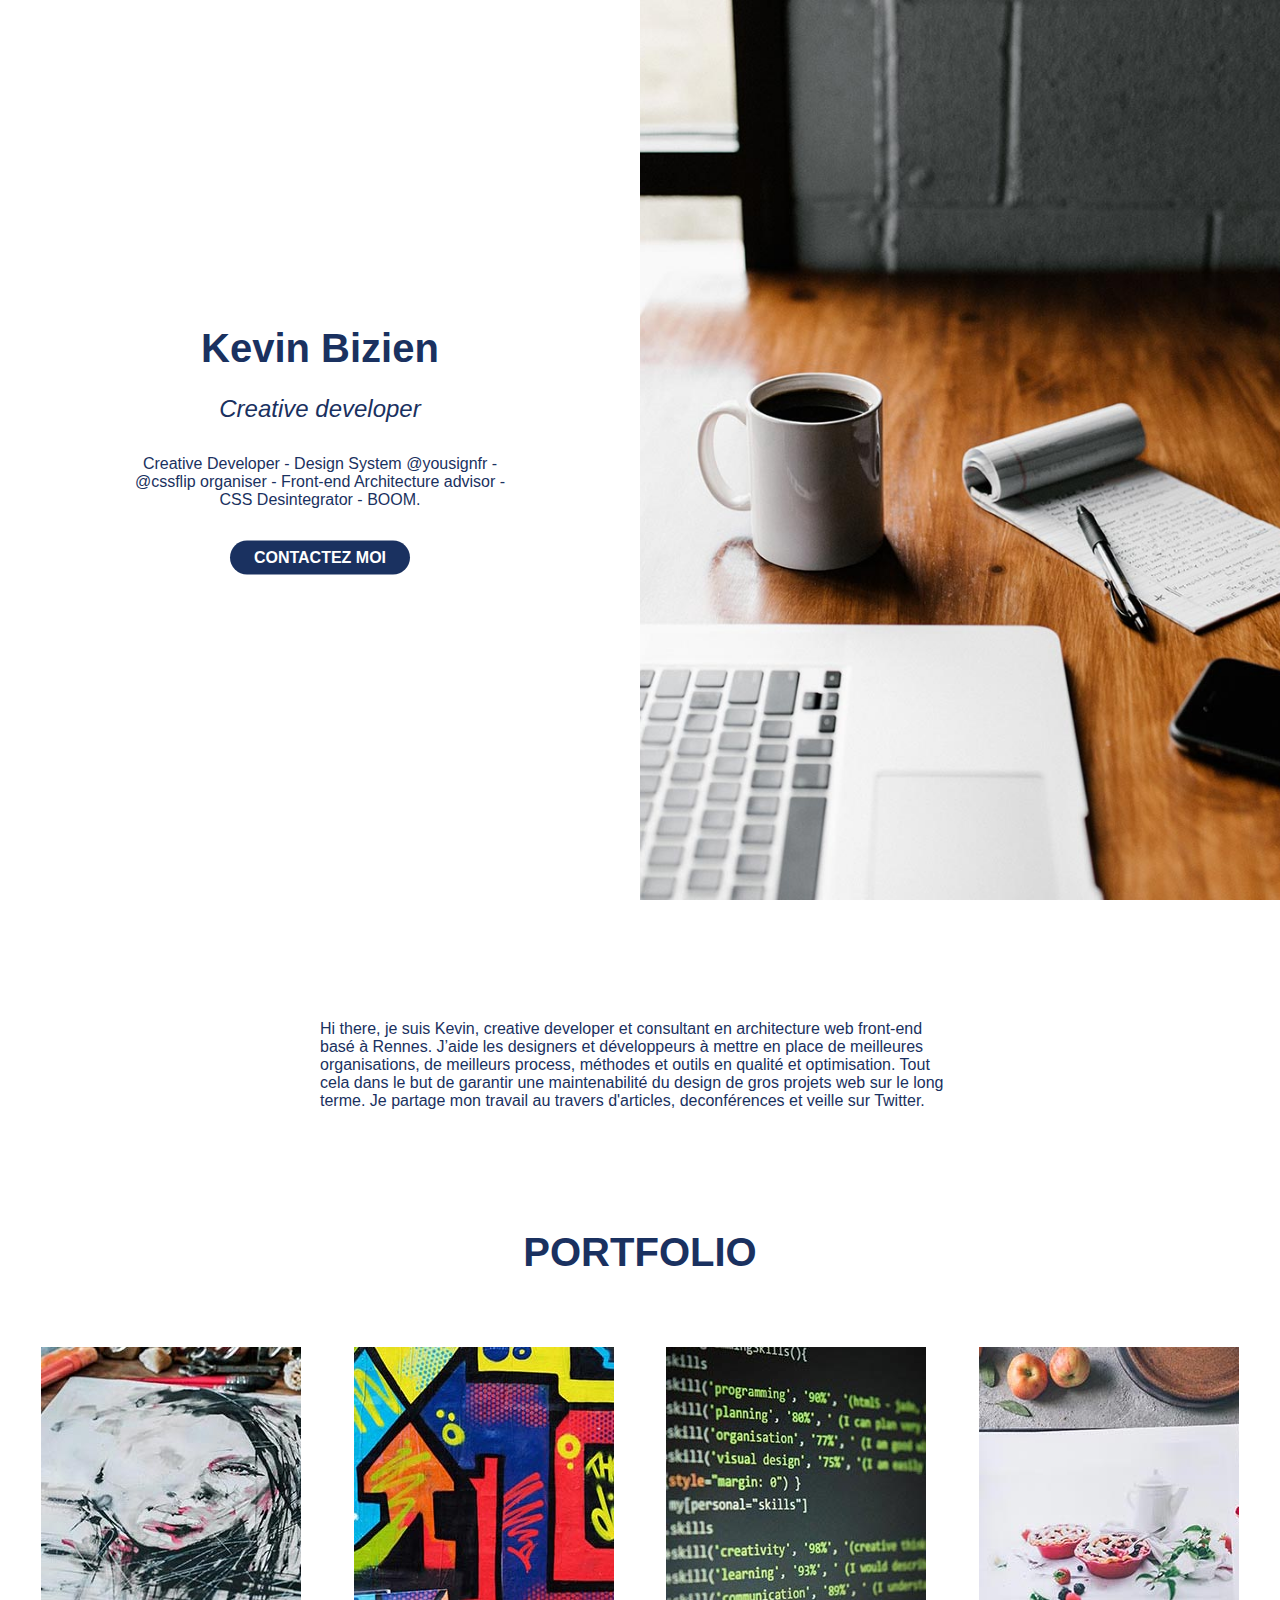
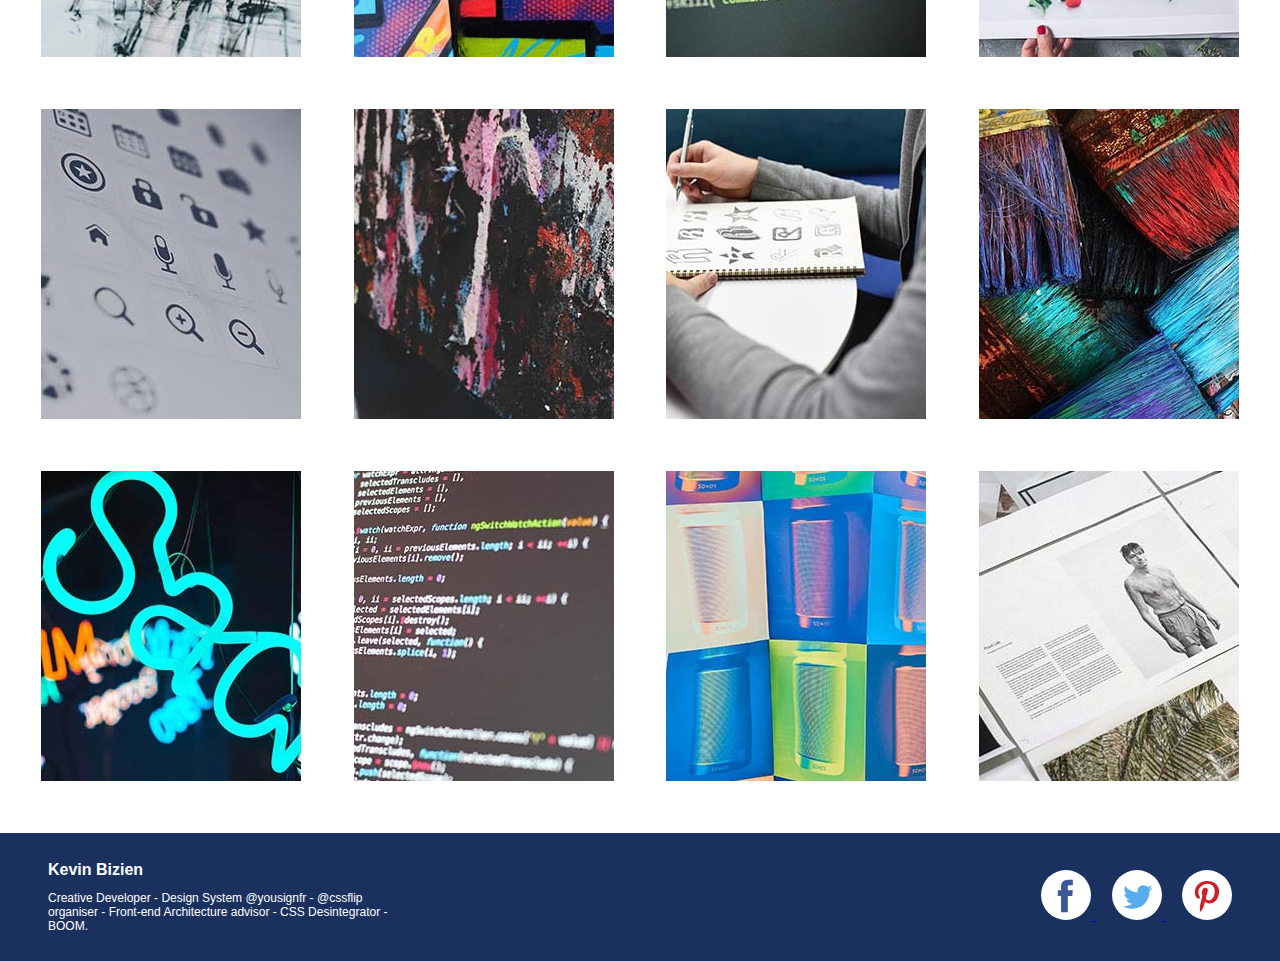
<file: example/index.html>
<!DOCTYPE html>
<html lang="fr">
<head>
    <meta charset="UTF-8">
    <title>Ma première page HTML CSS</title>
    <link rel="stylesheet" href="style.css">
</head>
<body>
    <header class="header">
        <div class="header-text">
            <h1 class="header-name">Kevin Bizien</h1>
            <h4 class="header-job">Creative developer</h4>
            <p class="header-description">Creative Developer - Design System @yousignfr - @cssflip organiser - Front-end Architecture advisor - CSS Desintegrator - BOOM.</p>
            <a class="header-link" href="mailto:bonjour@kevinbizien.com">Contactez moi</a>
        </div>

        <div class="header-image"></div>
    </header>

    <section class="content">
        <p class="content-description">Hi there, je suis Kevin, creative developer et consultant en architecture web front-end basé à Rennes. J’aide les designers et développeurs à mettre en place de meilleures organisations, de meilleurs process, méthodes et outils en qualité et optimisation. Tout cela dans le but de garantir une maintenabilité du design de gros projets web sur le long terme. Je partage mon travail au travers d'articles, deconférences et veille sur Twitter.</p>

        <div class="content-portfolio">
            <h2 class="content-portfolio-title">Portfolio</h2>
            <div class="content-portfolio-images">
                <img class="content-portfolio-image" src="../img/projet1.jpg" alt="Portfolio projet">
                <img class="content-portfolio-image" src="../img/projet2.jpg" alt="Portfolio projet">
                <img class="content-portfolio-image" src="../img/projet3.jpg" alt="Portfolio projet">
                <img class="content-portfolio-image" src="../img/projet4.jpg" alt="Portfolio projet">
                <img class="content-portfolio-image" src="../img/projet5.jpg" alt="Portfolio projet">
                <img class="content-portfolio-image" src="../img/projet6.jpg" alt="Portfolio projet">
                <img class="content-portfolio-image" src="../img/projet7.jpg" alt="Portfolio projet">
                <img class="content-portfolio-image" src="../img/projet8.jpg" alt="Portfolio projet">
                <img class="content-portfolio-image" src="../img/projet9.jpg" alt="Portfolio projet">
                <img class="content-portfolio-image" src="../img/projet10.jpg" alt="Portfolio projet">
                <img class="content-portfolio-image" src="../img/projet11.jpg" alt="Portfolio projet">
                <img class="content-portfolio-image" src="../img/projet12.jpg" alt="Portfolio projet">
            </div>
        </div>
    </section>

    <footer class="footer">
        <h6 class="footer-name">Kevin Bizien</h6>
        <p class="footer-description">Creative Developer - Design System @yousignfr - @cssflip organiser - Front-end Architecture advisor - CSS Desintegrator - BOOM.</p>

        <div class="footer-socials">
            <a class="footer-social-link" href="https://www.facebook.com/kevin.bizien.50" target="_blank">
                <img class="footer-social-image" src="../img/facebook.svg" alt="Logo Facebook">
            </a>

            <a class="footer-social-link" href="https://twitter.com/KBizien" target="_blank">
                <img class="footer-social-image" src="../img/twitter.svg" alt="Logo Twitter">
            </a>

            <a class="footer-social-link" href="https://www.pinterest.fr/kevinbizien/" target="_blank">
                <img class="footer-social-image" src="../img/pinterest.svg" alt="Logo Pinterest">
            </a>
        </div>
    </footer>
</body>
</html>
</file>
<file: example/style.css>
/* General */
html {
  box-sizing: border-box;
}

* {

  &,
  &:before,
  &:after {
    box-sizing: inherit;
  }

}

body {
    margin: 0;
    font-family: 'Helvetica', 'Verdana', 'Arial', sans-serif;
    font-size: 100%;
    color: #1A3160;
}

h1, h2, h3, h4, h5, h6, p {
    margin-top: 0;
}

/* Header*/
.header {
    position: relative;
    height: 100vh;
}

.header-text {
    position: relative;
    top: 50%;
    transform: translateY(-50%);
    float: left;
    width: 50%;
    text-align: center;

}
.header-image {
    float: left;
    width: 50%;
    height: 100%;
    background-image: url('../img/header.jpg');
    background-size: cover;
    background-position: center center;
    background-repeat: no-repeat;
}

.header-name {
    margin-bottom: 24px;
    font-size: 40px;
    font-weight: bold;
}

.header-job {
    margin-bottom: 32px;
    font-size: 24px;
    font-weight: normal;
    font-style: italic;
}

.header-description {
    max-width: 400px;
    margin: 0 auto;
    margin-bottom: 32px;
    font-size: 16px;

}

.header-link {
    display: inline-block;
    padding: 8px 24px;
    border-radius: 25px;
    font-size: 16px;
    font-weight: bold;
    background-color: #1A3160;
    color: #FFFFFF;
    text-decoration: none;
    text-transform: uppercase;
}

/* Content */
.content-description {
    max-width: 640px;
    margin: 120px auto 120px auto;
}

.content-portfolio {
}

.content-portfolio-title {
    margin-bottom: 72px;
    font-size: 40px;
    font-weight: bold;
    text-align: center;
    text-transform: uppercase;
}

.content-portfolio-images {
    text-align: center;
}

.content-portfolio-image {
    margin: 0 24px 48px 24px;
}

/* Footer */
.footer {
    position: relative;
    padding: 28px 48px;
    background-color: #1A3160;
    color: #FFFFFF;
    overflow: hidden;
}

.footer-name {
    margin-bottom: 12px;
    font-size: 16px;
    font-weight: bold;
}

.footer-description {
    max-width: 350px;
    margin-bottom: 0;
    font-size: 12px;
}

.footer-socials {
    position: absolute;
    top: 50%;
    right: 48px;
    transform: translateY(-50%);
}

.footer-social-link {
    margin-right: 16px;
}

.footer-social-link:last-child {
    margin-right: 0;
}

.footer-social-image {
    width: 50px;
    height: 50px;
}
</file>
